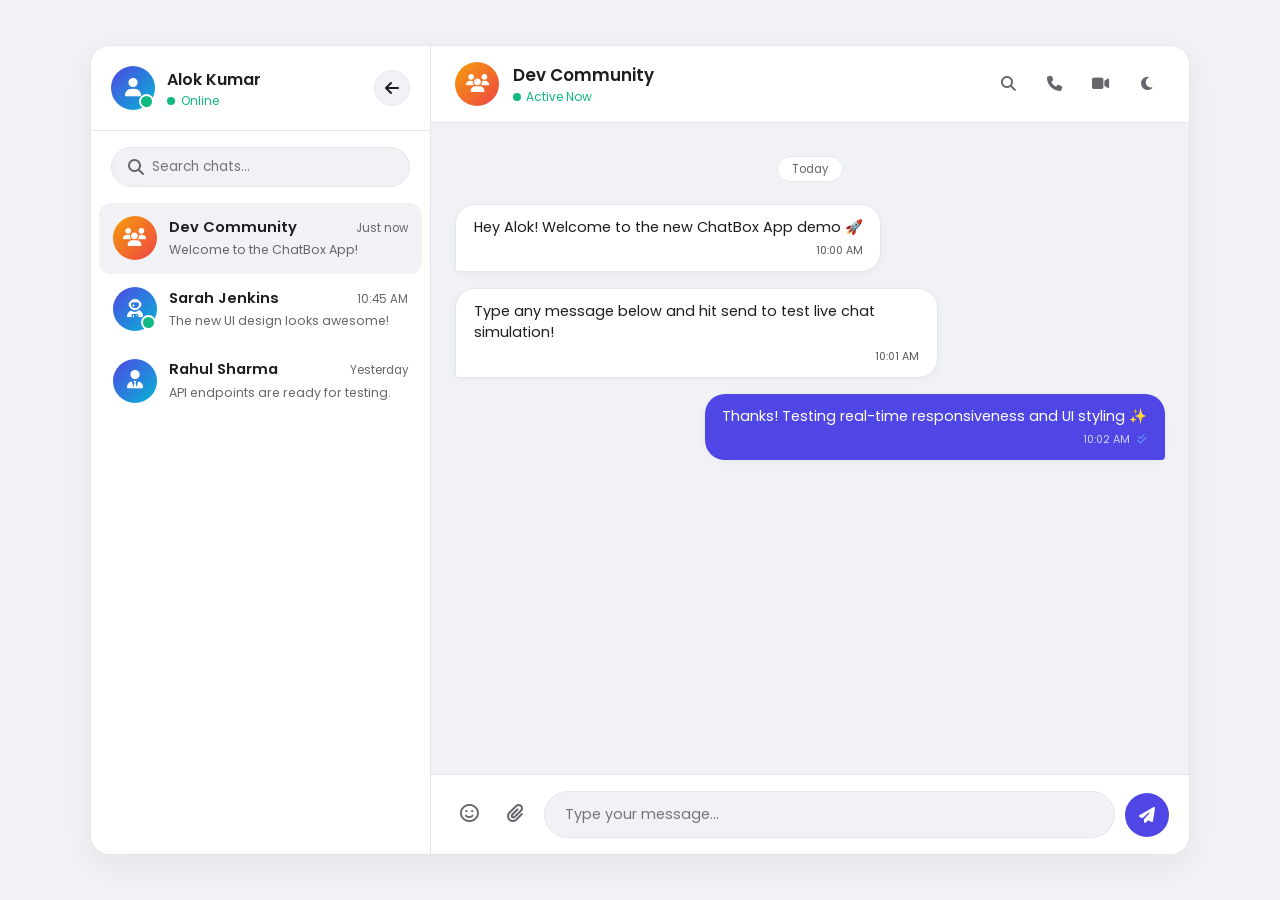
<file: projects/Chatbox/index.html>
<!DOCTYPE html>
<html lang="en">
<head>
    <meta charset="UTF-8">
    <meta name="viewport" content="width=device-width, initial-scale=1.0">
    <title>ChatBox App | Real-time Messaging</title>
    <!-- Google Fonts -->
    <link rel="preconnect" href="https://fonts.googleapis.com">
    <link rel="preconnect" href="https://fonts.gstatic.com" crossorigin>
    <link href="https://fonts.googleapis.com/css2?family=Poppins:wght@300;400;500;600;700&display=swap" rel="stylesheet">
    <!-- Font Awesome Icons -->
    <link rel="stylesheet" href="https://cdnjs.cloudflare.com/ajax/libs/font-awesome/6.4.0/css/all.min.css">
    <link rel="stylesheet" href="style.css">
</head>
<body>
    <div class="chat-app-container">
        <!-- Sidebar -->
        <aside class="chat-sidebar">
            <div class="sidebar-header">
                <div class="user-profile">
                    <div class="avatar online">
                        <i class="fa-solid fa-user"></i>
                    </div>
                    <div class="user-info">
                        <h3>Alok Kumar</h3>
                        <span class="status-badge"><span class="dot"></span> Online</span>
                    </div>
                </div>
                <a href="../../index.html" class="back-home-btn" title="Back to Portfolio">
                    <i class="fa-solid fa-arrow-left"></i>
                </a>
            </div>

            <div class="search-box">
                <i class="fa-solid fa-magnifying-glass"></i>
                <input type="text" id="search-contacts" placeholder="Search chats...">
            </div>

            <div class="contacts-list">
                <div class="contact-item active" data-name="Dev Community" data-role="Tech Group">
                    <div class="avatar group-avatar">
                        <i class="fa-solid fa-users"></i>
                    </div>
                    <div class="contact-details">
                        <div class="contact-top">
                            <h4>Dev Community</h4>
                            <span class="time">Just now</span>
                        </div>
                        <p class="preview-text">Welcome to the ChatBox App!</p>
                    </div>
                </div>

                <div class="contact-item" data-name="Sarah Jenkins" data-role="Frontend Engineer">
                    <div class="avatar online">
                        <i class="fa-solid fa-user-astronaut"></i>
                    </div>
                    <div class="contact-details">
                        <div class="contact-top">
                            <h4>Sarah Jenkins</h4>
                            <span class="time">10:45 AM</span>
                        </div>
                        <p class="preview-text">The new UI design looks awesome!</p>
                    </div>
                </div>

                <div class="contact-item" data-name="Rahul Sharma" data-role="Backend Lead">
                    <div class="avatar">
                        <i class="fa-solid fa-user-tie"></i>
                    </div>
                    <div class="contact-details">
                        <div class="contact-top">
                            <h4>Rahul Sharma</h4>
                            <span class="time">Yesterday</span>
                        </div>
                        <p class="preview-text">API endpoints are ready for testing.</p>
                    </div>
                </div>
            </div>
        </aside>

        <!-- Main Chat Area -->
        <main class="chat-main">
            <!-- Chat Header -->
            <header class="chat-header">
                <div class="current-chat-user">
                    <div class="avatar group-avatar" id="active-avatar">
                        <i class="fa-solid fa-users"></i>
                    </div>
                    <div>
                        <h3 id="active-chat-name">Dev Community</h3>
                        <span class="active-status"><span class="dot"></span> Active Now</span>
                    </div>
                </div>
                <div class="header-actions">
                    <button class="icon-btn" title="Search messages"><i class="fa-solid fa-magnifying-glass"></i></button>
                    <button class="icon-btn" title="Phone Call"><i class="fa-solid fa-phone"></i></button>
                    <button class="icon-btn" title="Video Call"><i class="fa-solid fa-video"></i></button>
                    <button class="icon-btn" id="theme-btn" title="Toggle Dark/Light Mode"><i class="fa-solid fa-moon"></i></button>
                </div>
            </header>

            <!-- Messages Stream -->
            <div class="chat-messages" id="chat-messages">
                <div class="date-divider"><span>Today</span></div>

                <div class="message incoming">
                    <div class="message-content">
                        <p>Hey Alok! Welcome to the new ChatBox App demo 🚀</p>
                        <span class="msg-time">10:00 AM</span>
                    </div>
                </div>

                <div class="message incoming">
                    <div class="message-content">
                        <p>Type any message below and hit send to test live chat simulation!</p>
                        <span class="msg-time">10:01 AM</span>
                    </div>
                </div>

                <div class="message outgoing">
                    <div class="message-content">
                        <p>Thanks! Testing real-time responsiveness and UI styling ✨</p>
                        <span class="msg-time">10:02 AM <i class="fa-solid fa-check-double read-check"></i></span>
                    </div>
                </div>
            </div>

            <!-- Chat Input Bar -->
            <form class="chat-input-bar" id="chat-form">
                <button type="button" class="tool-btn" title="Add Emoji"><i class="fa-regular fa-face-smile"></i></button>
                <button type="button" class="tool-btn" title="Attach file"><i class="fa-solid fa-paperclip"></i></button>
                <input type="text" id="message-input" placeholder="Type your message..." autocomplete="off" required>
                <button type="submit" class="send-btn" title="Send Message">
                    <i class="fa-solid fa-paper-plane"></i>
                </button>
            </form>
        </main>
    </div>

    <script src="script.js"></script>
</body>
</html>
</file>
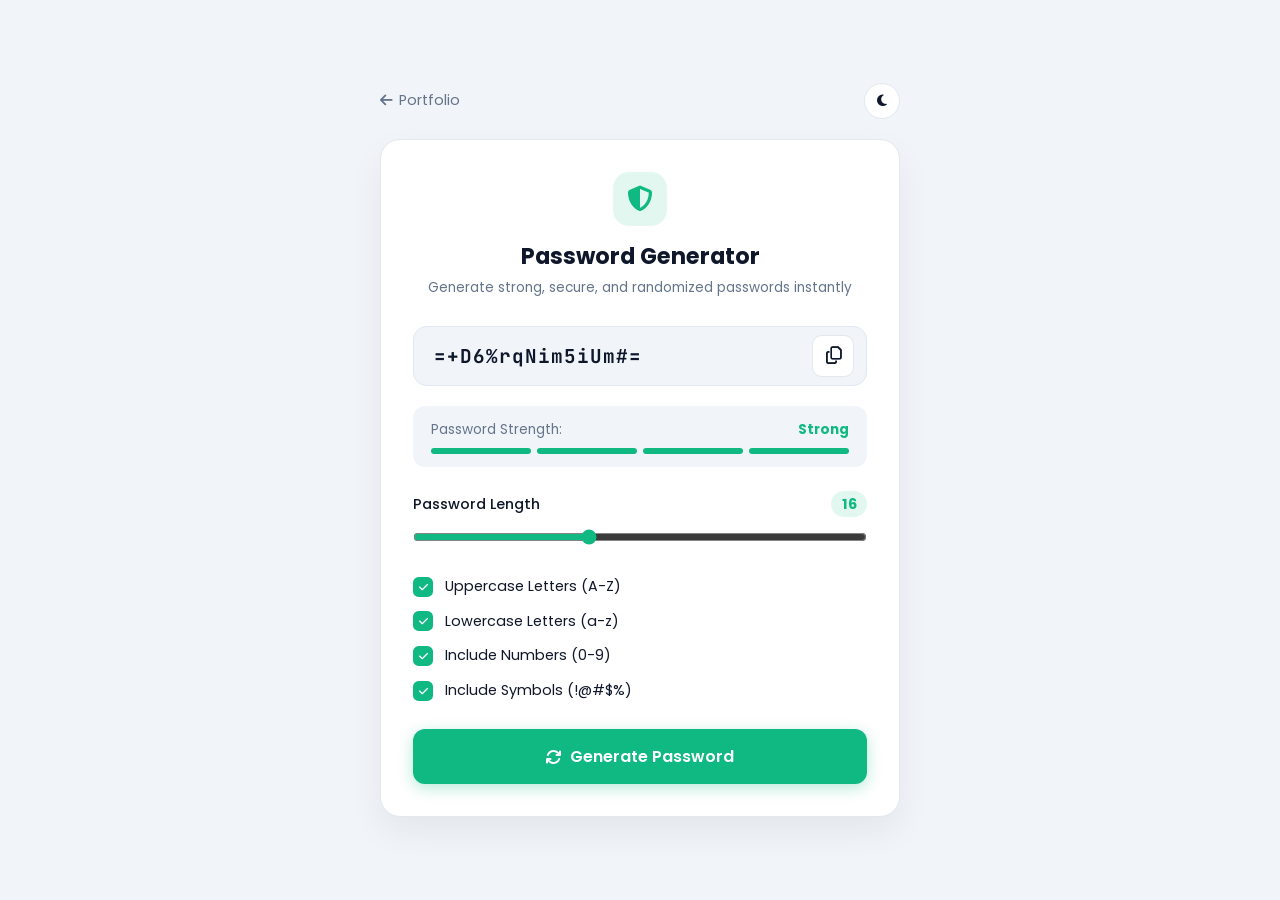
<file: projects/Password-Generator/index.html>
<!DOCTYPE html>
<html lang="en">
<head>
    <meta charset="UTF-8">
    <meta name="viewport" content="width=device-width, initial-scale=1.0">
    <title>Secure Password Generator | Web Tool</title>
    <!-- Google Fonts -->
    <link rel="preconnect" href="https://fonts.googleapis.com">
    <link rel="preconnect" href="https://fonts.gstatic.com" crossorigin>
    <link href="https://fonts.googleapis.com/css2?family=Poppins:wght@300;400;500;600;700&family=JetBrains+Mono:wght@500;700&display=swap" rel="stylesheet">
    <!-- Font Awesome Icons -->
    <link rel="stylesheet" href="https://cdnjs.cloudflare.com/ajax/libs/font-awesome/6.4.0/css/all.min.css">
    <link rel="stylesheet" href="style.css">
</head>
<body>
    <div class="pass-wrapper">
        <header class="app-header">
            <a href="../../index.html" class="back-link"><i class="fa-solid fa-arrow-left"></i> Portfolio</a>
            <button class="theme-toggle" id="theme-btn" title="Toggle Theme"><i class="fa-solid fa-moon"></i></button>
        </header>

        <div class="pass-card">
            <div class="card-top">
                <div class="shield-icon">
                    <i class="fa-solid fa-shield-halved"></i>
                </div>
                <h2>Password Generator</h2>
                <p>Generate strong, secure, and randomized passwords instantly</p>
            </div>

            <!-- Display Box -->
            <div class="display-box">
                <input type="text" id="password-display" readonly placeholder="Click Generate Below">
                <button class="copy-btn" id="copy-btn" title="Copy to clipboard">
                    <i class="fa-regular fa-copy"></i>
                    <span class="tooltip" id="copy-tooltip">Copied!</span>
                </button>
            </div>

            <!-- Strength Meter -->
            <div class="strength-meter-container">
                <div class="strength-labels">
                    <span>Password Strength:</span>
                    <strong id="strength-text">Medium</strong>
                </div>
                <div class="strength-bars">
                    <span class="bar" id="bar-1"></span>
                    <span class="bar" id="bar-2"></span>
                    <span class="bar" id="bar-3"></span>
                    <span class="bar" id="bar-4"></span>
                </div>
            </div>

            <!-- Controls -->
            <div class="controls-section">
                <!-- Length Slider -->
                <div class="slider-group">
                    <div class="slider-label">
                        <span>Password Length</span>
                        <span class="length-count" id="length-val">16</span>
                    </div>
                    <input type="range" id="length-slider" min="6" max="32" value="16">
                </div>

                <!-- Checkbox Options -->
                <div class="options-grid">
                    <label class="checkbox-label">
                        <input type="checkbox" id="include-upper" checked>
                        <span class="custom-check"></span>
                        <span>Uppercase Letters (A-Z)</span>
                    </label>

                    <label class="checkbox-label">
                        <input type="checkbox" id="include-lower" checked>
                        <span class="custom-check"></span>
                        <span>Lowercase Letters (a-z)</span>
                    </label>

                    <label class="checkbox-label">
                        <input type="checkbox" id="include-numbers" checked>
                        <span class="custom-check"></span>
                        <span>Include Numbers (0-9)</span>
                    </label>

                    <label class="checkbox-label">
                        <input type="checkbox" id="include-symbols" checked>
                        <span class="custom-check"></span>
                        <span>Include Symbols (!@#$%)</span>
                    </label>
                </div>

                <!-- Generate Button -->
                <button class="generate-btn" id="generate-btn">
                    <i class="fa-solid fa-arrows-rotate"></i> Generate Password
                </button>
            </div>
        </div>
    </div>

    <script src="script.js"></script>
</body>
</html>
</file>
<file: projects/Chatbox/style.css>
* {
    margin: 0;
    padding: 0;
    box-sizing: border-box;
    font-family: 'Poppins', sans-serif;
}

:root {
    --bg-main: #f0f2f5;
    --bg-card: #ffffff;
    --border: #e4e6eb;
    --text-primary: #1c1e21;
    --text-secondary: #65676b;
    --primary: #4f46e5;
    --primary-hover: #4338ca;
    --incoming-msg: #ffffff;
    --outgoing-msg: #4f46e5;
    --outgoing-text: #ffffff;
    --shadow: 0 10px 30px rgba(0,0,0,0.06);
}

body.dark-mode {
    --bg-main: #0f172a;
    --bg-card: #1e293b;
    --border: #334155;
    --text-primary: #f1f5f9;
    --text-secondary: #94a3b8;
    --incoming-msg: #334155;
    --shadow: 0 10px 30px rgba(0,0,0,0.3);
}

body {
    background-color: var(--bg-main);
    color: var(--text-primary);
    height: 100vh;
    display: flex;
    align-items: center;
    justify-content: center;
    padding: 1.5rem;
}

.chat-app-container {
    width: 100%;
    max-width: 1100px;
    height: 90vh;
    background-color: var(--bg-card);
    border-radius: 1.25rem;
    box-shadow: var(--shadow);
    border: 1px solid var(--border);
    display: flex;
    overflow: hidden;
}

/* Sidebar */
.chat-sidebar {
    width: 340px;
    background-color: var(--bg-card);
    border-right: 1px solid var(--border);
    display: flex;
    flex-direction: column;
}

.sidebar-header {
    padding: 1.25rem;
    display: flex;
    align-items: center;
    justify-content: space-between;
    border-bottom: 1px solid var(--border);
}

.user-profile {
    display: flex;
    align-items: center;
    gap: 0.75rem;
}

.user-info h3 {
    font-size: 1rem;
    font-weight: 600;
}

.status-badge {
    font-size: 0.75rem;
    color: #10b981;
    display: flex;
    align-items: center;
    gap: 0.35rem;
}

.dot {
    width: 8px;
    height: 8px;
    background-color: #10b981;
    border-radius: 50%;
    display: inline-block;
}

.back-home-btn {
    width: 36px;
    height: 36px;
    border-radius: 50%;
    background: var(--bg-main);
    border: 1px solid var(--border);
    display: flex;
    align-items: center;
    justify-content: center;
    color: var(--text-primary);
    text-decoration: none;
    transition: 0.2s;
}

.back-home-btn:hover {
    background: var(--primary);
    color: #fff;
}

.avatar {
    width: 44px;
    height: 44px;
    border-radius: 50%;
    background: linear-gradient(135deg, #4f46e5, #06b6d4);
    color: #ffffff;
    display: flex;
    align-items: center;
    justify-content: center;
    font-size: 1.15rem;
    position: relative;
    flex-shrink: 0;
}

.avatar.group-avatar {
    background: linear-gradient(135deg, #f59e0b, #ef4444);
}

.avatar.online::after {
    content: '';
    position: absolute;
    bottom: 1px;
    right: 1px;
    width: 11px;
    height: 11px;
    background-color: #10b981;
    border: 2px solid var(--bg-card);
    border-radius: 50%;
}

.search-box {
    margin: 1rem 1.25rem 0.5rem;
    background: var(--bg-main);
    border: 1px solid var(--border);
    border-radius: 2rem;
    padding: 0.55rem 1rem;
    display: flex;
    align-items: center;
    gap: 0.5rem;
    color: var(--text-secondary);
}

.search-box input {
    background: transparent;
    border: none;
    outline: none;
    width: 100%;
    font-size: 0.85rem;
    color: var(--text-primary);
}

.contacts-list {
    flex: 1;
    overflow-y: auto;
    padding: 0.5rem;
}

.contact-item {
    display: flex;
    align-items: center;
    gap: 0.75rem;
    padding: 0.85rem;
    border-radius: 0.75rem;
    cursor: pointer;
    transition: 0.2s;
}

.contact-item:hover, .contact-item.active {
    background-color: var(--bg-main);
}

.contact-details {
    flex: 1;
    min-width: 0;
}

.contact-top {
    display: flex;
    justify-content: space-between;
    align-items: baseline;
    margin-bottom: 0.2rem;
}

.contact-top h4 {
    font-size: 0.92rem;
    font-weight: 600;
}

.contact-top .time {
    font-size: 0.72rem;
    color: var(--text-secondary);
}

.preview-text {
    font-size: 0.78rem;
    color: var(--text-secondary);
    white-space: nowrap;
    overflow: hidden;
    text-overflow: ellipsis;
}

/* Main Chat */
.chat-main {
    flex: 1;
    display: flex;
    flex-direction: column;
    background-color: var(--bg-main);
}

.chat-header {
    background: var(--bg-card);
    border-bottom: 1px solid var(--border);
    padding: 1rem 1.5rem;
    display: flex;
    align-items: center;
    justify-content: space-between;
}

.current-chat-user {
    display: flex;
    align-items: center;
    gap: 0.85rem;
}

.current-chat-user h3 {
    font-size: 1.05rem;
    font-weight: 600;
}

.active-status {
    font-size: 0.75rem;
    color: #10b981;
    display: flex;
    align-items: center;
    gap: 0.35rem;
}

.header-actions {
    display: flex;
    gap: 0.5rem;
}

.icon-btn {
    width: 38px;
    height: 38px;
    border-radius: 50%;
    background: transparent;
    border: none;
    color: var(--text-secondary);
    cursor: pointer;
    display: flex;
    align-items: center;
    justify-content: center;
    font-size: 0.95rem;
    transition: 0.2s;
}

.icon-btn:hover {
    background: var(--bg-main);
    color: var(--primary);
}

/* Messages */
.chat-messages {
    flex: 1;
    overflow-y: auto;
    padding: 1.5rem;
    display: flex;
    flex-direction: column;
    gap: 1rem;
}

.date-divider {
    text-align: center;
    margin: 0.5rem 0;
}

.date-divider span {
    background: var(--bg-card);
    border: 1px solid var(--border);
    padding: 0.25rem 0.85rem;
    border-radius: 2rem;
    font-size: 0.72rem;
    color: var(--text-secondary);
}

.message {
    display: flex;
    max-width: 68%;
}

.message.incoming {
    align-self: flex-start;
}

.message.outgoing {
    align-self: flex-end;
}

.message-content {
    padding: 0.75rem 1.1rem;
    border-radius: 1.25rem;
    box-shadow: 0 2px 8px rgba(0,0,0,0.04);
}

.message.incoming .message-content {
    background: var(--incoming-msg);
    color: var(--text-primary);
    border-bottom-left-radius: 0.25rem;
    border: 1px solid var(--border);
}

.message.outgoing .message-content {
    background: var(--outgoing-msg);
    color: var(--outgoing-text);
    border-bottom-right-radius: 0.25rem;
}

.message-content p {
    font-size: 0.9rem;
    line-height: 1.45;
}

.msg-time {
    display: block;
    font-size: 0.68rem;
    margin-top: 0.35rem;
    opacity: 0.75;
    text-align: right;
}

.read-check {
    color: #60a5fa;
    margin-left: 0.25rem;
}

/* Chat Input Bar */
.chat-input-bar {
    background: var(--bg-card);
    border-top: 1px solid var(--border);
    padding: 1rem 1.25rem;
    display: flex;
    align-items: center;
    gap: 0.65rem;
}

.tool-btn {
    background: transparent;
    border: none;
    color: var(--text-secondary);
    font-size: 1.15rem;
    cursor: pointer;
    width: 36px;
    height: 36px;
    border-radius: 50%;
    display: flex;
    align-items: center;
    justify-content: center;
    transition: 0.2s;
}

.tool-btn:hover {
    color: var(--primary);
    background: var(--bg-main);
}

.chat-input-bar input {
    flex: 1;
    background: var(--bg-main);
    border: 1px solid var(--border);
    padding: 0.75rem 1.25rem;
    border-radius: 2rem;
    outline: none;
    font-size: 0.9rem;
    color: var(--text-primary);
}

.send-btn {
    width: 44px;
    height: 44px;
    border-radius: 50%;
    background: var(--primary);
    border: none;
    color: #ffffff;
    font-size: 1rem;
    cursor: pointer;
    display: flex;
    align-items: center;
    justify-content: center;
    transition: 0.2s;
}

.send-btn:hover {
    background: var(--primary-hover);
    transform: scale(1.05);
}

@media (max-width: 768px) {
    body { padding: 0; }
    .chat-app-container { height: 100vh; border-radius: 0; }
    .chat-sidebar { width: 80px; }
    .sidebar-header .user-info, .sidebar-header .back-home-btn, .search-box, .contact-details { display: none; }
    .avatar { margin: 0 auto; }
}
</file>
<file: projects/Password-Generator/style.css>
* {
    margin: 0;
    padding: 0;
    box-sizing: border-box;
    font-family: 'Poppins', sans-serif;
}

:root {
    --bg-body: #f1f5f9;
    --card-bg: #ffffff;
    --border: #e2e8f0;
    --text-title: #0f172a;
    --text-muted: #64748b;
    --primary: #10b981;
    --primary-hover: #059669;
    --shadow: 0 15px 35px rgba(0,0,0,0.06);
}

body.dark-mode {
    --bg-body: #0f172a;
    --card-bg: #1e293b;
    --border: #334155;
    --text-title: #f8fafc;
    --text-muted: #94a3b8;
    --shadow: 0 20px 40px rgba(0,0,0,0.4);
}

body {
    background-color: var(--bg-body);
    color: var(--text-title);
    min-height: 100vh;
    display: flex;
    align-items: center;
    justify-content: center;
    padding: 1.5rem;
}

.pass-wrapper {
    width: 100%;
    max-width: 520px;
}

.app-header {
    display: flex;
    justify-content: space-between;
    align-items: center;
    margin-bottom: 1.25rem;
}

.back-link {
    color: var(--text-muted);
    text-decoration: none;
    font-size: 0.9rem;
    display: flex;
    align-items: center;
    gap: 0.4rem;
    transition: 0.2s;
}

.back-link:hover {
    color: var(--primary);
}

.theme-toggle {
    background: var(--card-bg);
    border: 1px solid var(--border);
    color: var(--text-title);
    width: 36px;
    height: 36px;
    border-radius: 50%;
    cursor: pointer;
    display: flex;
    align-items: center;
    justify-content: center;
    transition: 0.2s;
}

.theme-toggle:hover {
    color: var(--primary);
}

.pass-card {
    background: var(--card-bg);
    border: 1px solid var(--border);
    border-radius: 1.25rem;
    padding: 2rem;
    box-shadow: var(--shadow);
}

.card-top {
    text-align: center;
    margin-bottom: 1.75rem;
}

.shield-icon {
    width: 54px;
    height: 54px;
    border-radius: 1rem;
    background: rgba(16, 185, 129, 0.12);
    color: var(--primary);
    display: inline-flex;
    align-items: center;
    justify-content: center;
    font-size: 1.6rem;
    margin-bottom: 0.85rem;
}

.card-top h2 {
    font-size: 1.4rem;
    font-weight: 700;
    margin-bottom: 0.3rem;
}

.card-top p {
    font-size: 0.85rem;
    color: var(--text-muted);
}

/* Display Box */
.display-box {
    position: relative;
    background: var(--bg-body);
    border: 1.5px solid var(--border);
    border-radius: 0.85rem;
    display: flex;
    align-items: center;
    padding: 0.5rem 0.75rem 0.5rem 1.25rem;
    margin-bottom: 1.25rem;
    transition: 0.2s;
}

.display-box:focus-within {
    border-color: var(--primary);
}

.display-box input {
    flex: 1;
    background: transparent;
    border: none;
    outline: none;
    font-family: 'JetBrains Mono', monospace;
    font-size: 1.2rem;
    font-weight: 700;
    color: var(--text-title);
    letter-spacing: 1px;
}

.copy-btn {
    position: relative;
    background: var(--card-bg);
    border: 1px solid var(--border);
    color: var(--text-title);
    width: 42px;
    height: 42px;
    border-radius: 0.6rem;
    cursor: pointer;
    display: flex;
    align-items: center;
    justify-content: center;
    font-size: 1.1rem;
    transition: 0.2s;
}

.copy-btn:hover {
    color: var(--primary);
    border-color: var(--primary);
}

.tooltip {
    position: absolute;
    bottom: -32px;
    right: 0;
    background: #0f172a;
    color: #ffffff;
    font-size: 0.75rem;
    padding: 0.25rem 0.6rem;
    border-radius: 0.35rem;
    opacity: 0;
    visibility: hidden;
    transition: 0.2s;
    white-space: nowrap;
}

.tooltip.show {
    opacity: 1;
    visibility: visible;
}

/* Strength Meter */
.strength-meter-container {
    background: var(--bg-body);
    border-radius: 0.75rem;
    padding: 0.85rem 1.1rem;
    margin-bottom: 1.5rem;
}

.strength-labels {
    display: flex;
    justify-content: space-between;
    font-size: 0.85rem;
    margin-bottom: 0.5rem;
}

.strength-labels span {
    color: var(--text-muted);
}

.strength-bars {
    display: grid;
    grid-template-columns: repeat(4, 1fr);
    gap: 0.4rem;
    height: 6px;
}

.bar {
    background: var(--border);
    border-radius: 3px;
    transition: background 0.3s ease;
}

/* Controls */
.slider-group {
    margin-bottom: 1.5rem;
}

.slider-label {
    display: flex;
    justify-content: space-between;
    align-items: center;
    font-size: 0.9rem;
    font-weight: 500;
    margin-bottom: 0.65rem;
}

.length-count {
    background: rgba(16, 185, 129, 0.12);
    color: var(--primary);
    padding: 0.15rem 0.65rem;
    border-radius: 1rem;
    font-weight: 700;
}

input[type="range"] {
    width: 100%;
    accent-color: var(--primary);
    cursor: pointer;
}

.options-grid {
    display: flex;
    flex-direction: column;
    gap: 0.85rem;
    margin-bottom: 1.75rem;
}

.checkbox-label {
    display: flex;
    align-items: center;
    gap: 0.75rem;
    font-size: 0.9rem;
    cursor: pointer;
    user-select: none;
}

.checkbox-label input {
    display: none;
}

.custom-check {
    width: 20px;
    height: 20px;
    border: 2px solid var(--border);
    border-radius: 0.35rem;
    display: inline-block;
    position: relative;
    transition: 0.2s;
    flex-shrink: 0;
}

.checkbox-label input:checked + .custom-check {
    background-color: var(--primary);
    border-color: var(--primary);
}

.checkbox-label input:checked + .custom-check::after {
    content: '\f00c';
    font-family: 'Font Awesome 6 Free';
    font-weight: 900;
    color: #ffffff;
    font-size: 0.65rem;
    position: absolute;
    top: 50%;
    left: 50%;
    transform: translate(-50%, -50%);
}

.generate-btn {
    width: 100%;
    padding: 0.95rem;
    background: var(--primary);
    color: #ffffff;
    border: none;
    border-radius: 0.75rem;
    font-size: 1rem;
    font-weight: 600;
    cursor: pointer;
    display: flex;
    align-items: center;
    justify-content: center;
    gap: 0.5rem;
    transition: 0.2s;
    box-shadow: 0 4px 15px rgba(16, 185, 129, 0.3);
}

.generate-btn:hover {
    background: var(--primary-hover);
    transform: translateY(-2px);
}
</file>
